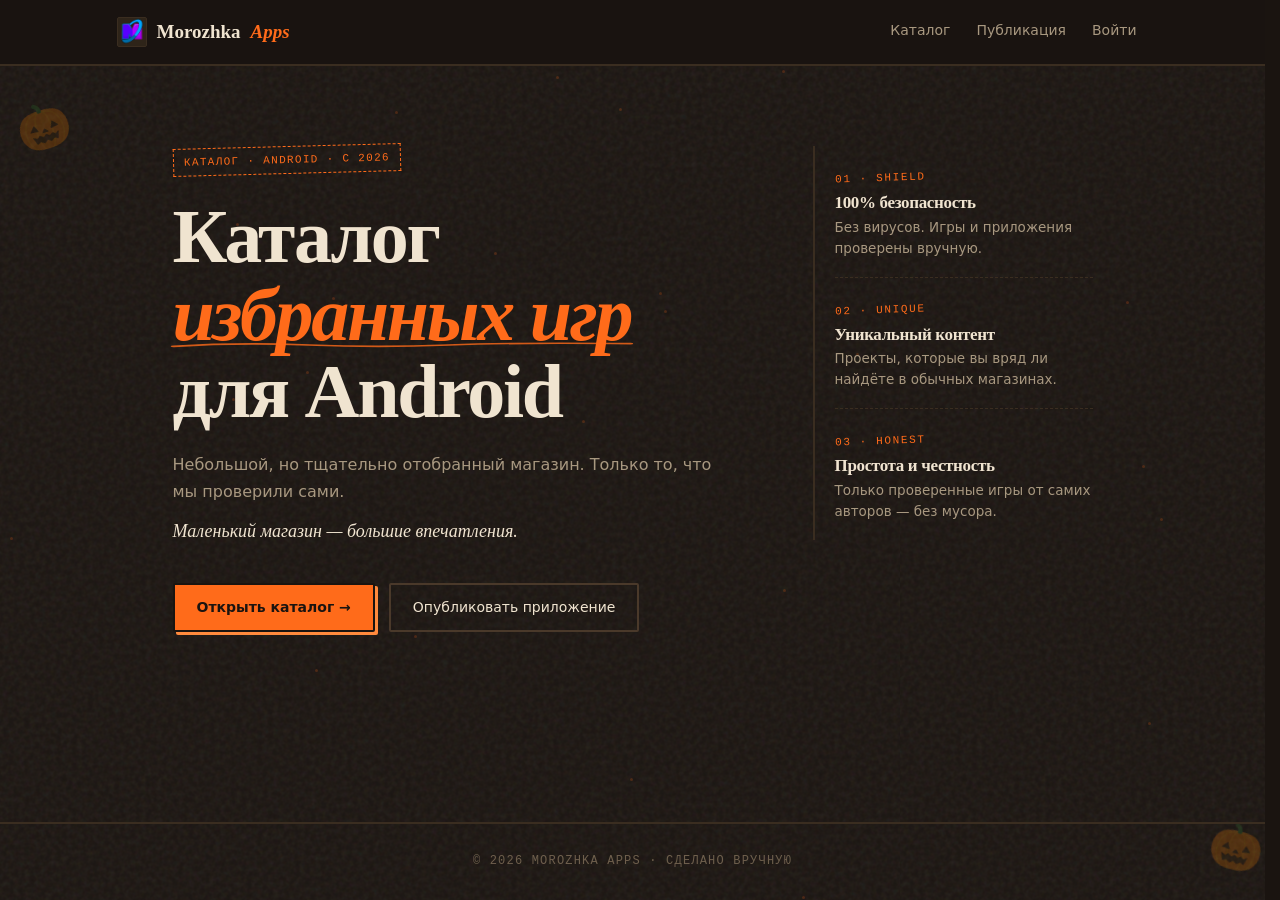
<file: index.html>
<!DOCTYPE html>
<html lang="ru">
<head>
  <meta charset="UTF-8">
  <meta name="viewport" content="width=device-width, initial-scale=1">
  <title>Morozhka Apps — каталог избранных игр для Android</title>
  <link rel="icon" type="image/png" href="favicon.png">
  <meta property="og:title" content="Morozhka Apps — каталог избранных игр для Android">
  <meta property="og:description" content="Без вирусов. Только проверенные приложения от самих авторов.">
  <meta property="og:image" content="https://morozhkatop-games.github.io/Morozhka-apps/favicon.png">
  <meta property="og:type" content="website">
  <meta property="og:url" content="https://morozhkatop-games.github.io/Morozhka-apps/">
  <link rel="stylesheet" href="css/style.css?v=17">
</head>
<body>
  <header>
    <div class="container">
      <a href="index.html" class="brand">
        <img class="brand-mark" src="favicon.png" alt="">
        Morozhka <em>Apps</em>
      </a>
      <nav>
        <a href="catalog.html">Каталог</a>
        <a href="publish.html">Публикация</a>
        <a href="account.html">Профиль</a>
      </nav>
    </div>
  </header>

  <main class="hero">
    <div class="hero-inner">
      <div>
        <div class="hero-label">каталог · android · с 2026</div>
        <h1>Каталог <em>избранных игр</em><br>для Android</h1>
        <p class="hero-desc">Небольшой, но тщательно отобранный магазин. Только то, что мы проверили сами.</p>
        <p class="hero-tagline">Маленький магазин — большие впечатления.</p>
        <div class="hero-links">
          <a href="catalog.html" class="btn-primary boo-hover">Открыть каталог →</a>
          <a href="publish.html" class="btn-secondary">Опубликовать приложение</a>
        </div>
      </div>
      <div class="hero-features">
        <div class="feature">
          <div class="feature-num">01 · SHIELD</div>
          <h3>100% безопасность</h3>
          <p>Без вирусов. Игры и приложения проверены вручную.</p>
        </div>
        <div class="feature">
          <div class="feature-num">02 · UNIQUE</div>
          <h3>Уникальный контент</h3>
          <p>Проекты, которые вы вряд ли найдёте в обычных магазинах.</p>
        </div>
        <div class="feature">
          <div class="feature-num">03 · HONEST</div>
          <h3>Простота и честность</h3>
          <p>Только проверенные игры от самих авторов — без мусора.</p>
        </div>
      </div>
    </div>
  </main>

  <footer>
    <div class="container">© 2026 MOROZHKA APPS · СДЕЛАНО ВРУЧНУЮ</div>
  </footer>
  <script type="module" src="js/nav.js?v=17"></script>
  <script type="module" src="js/halloween.js?v=17"></script>
</body>
</html>
</file>
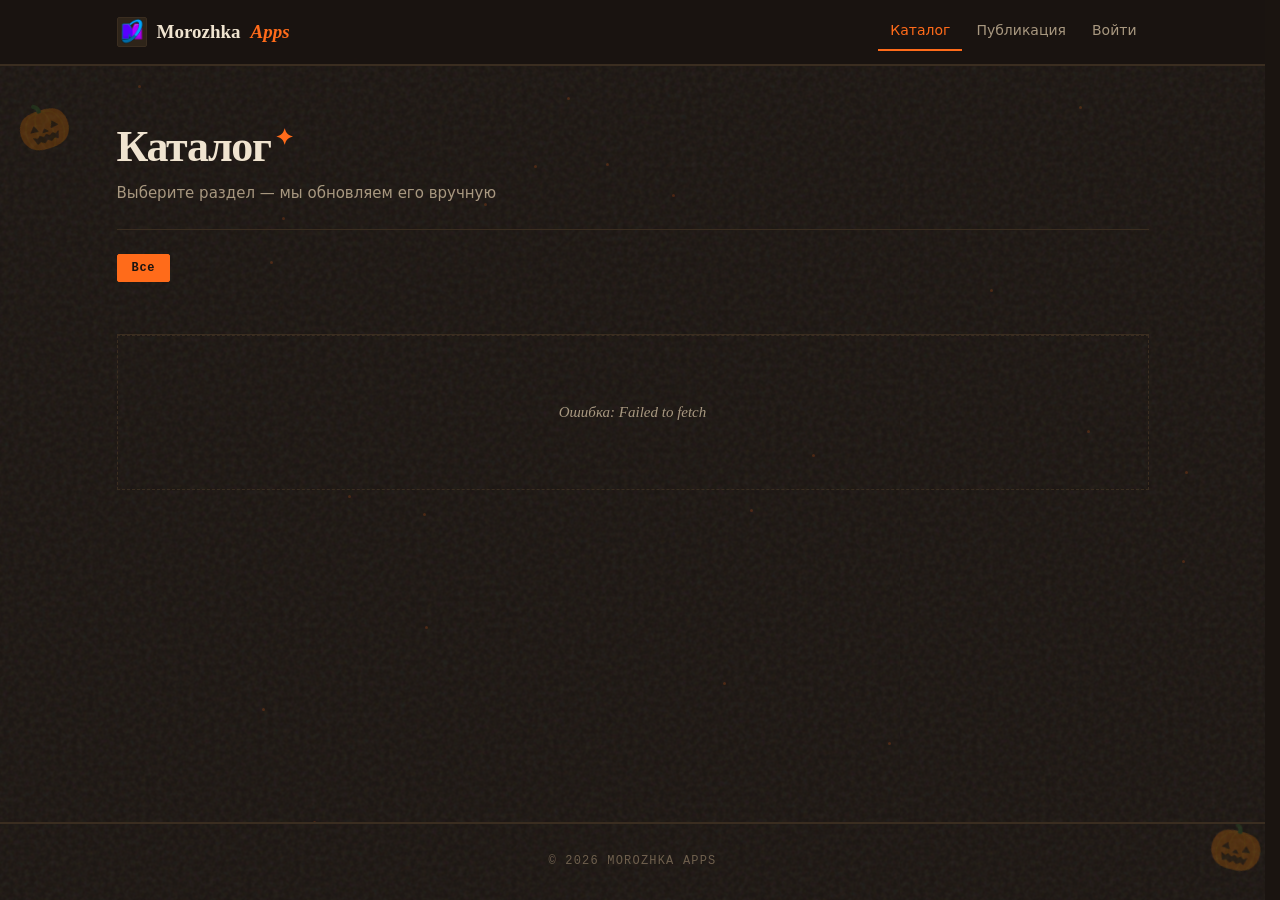
<file: catalog.html>
<!DOCTYPE html>
<html lang="ru">
<head>
  <meta charset="UTF-8">
  <meta name="viewport" content="width=device-width, initial-scale=1">
  <title>Каталог — Morozhka Apps</title>
  <link rel="icon" type="image/png" href="favicon.png">
  <link rel="stylesheet" href="css/style.css?v=17">
</head>
<body>
  <header>
    <div class="container">
      <a href="index.html" class="brand">
        <img class="brand-mark" src="favicon.png" alt="">
        Morozhka <em>Apps</em>
      </a>
      <nav>
        <a href="catalog.html" class="active">Каталог</a>
        <a href="publish.html">Публикация</a>
        <a href="account.html">Профиль</a>
      </nav>
    </div>
  </header>

  <main class="container">
    <div class="page-header">
      <h1>Каталог</h1>
      <p>Выберите раздел — мы обновляем его вручную</p>
    </div>
    <div id="filters" class="filters"></div>
    <div id="apps" class="apps-grid">
      <div class="empty">Загрузка…</div>
    </div>
  </main>

  <footer>
    <div class="container">© 2026 MOROZHKA APPS</div>
  </footer>
  <script type="module" src="js/catalog.js?v=17"></script>
  <script type="module" src="js/nav.js?v=17"></script>
  <script type="module" src="js/halloween.js?v=17"></script>
</body>
</html>
</file>
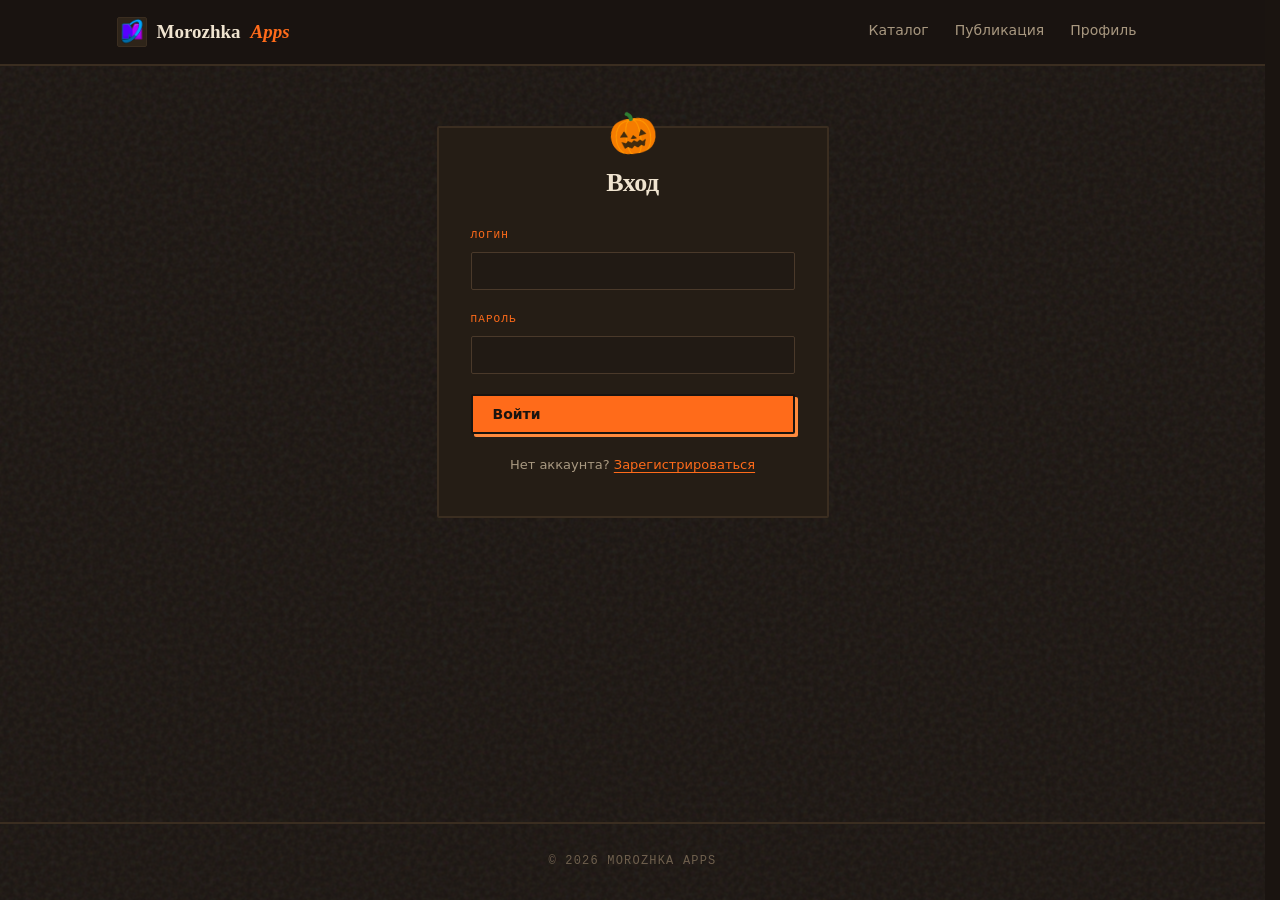
<file: login.html>
<!DOCTYPE html>
<html lang="ru">
<head>
  <meta charset="UTF-8">
  <meta name="viewport" content="width=device-width, initial-scale=1">
  <title>Вход — Morozhka Apps</title>
  <link rel="icon" type="image/png" href="favicon.png">
  <link rel="stylesheet" href="css/style.css?v=17">
</head>
<body>
  <header>
    <div class="container">
      <a href="index.html" class="brand">
        <img class="brand-mark" src="favicon.png" alt="">
        Morozhka <em>Apps</em>
      </a>
      <nav>
        <a href="catalog.html">Каталог</a>
        <a href="publish.html">Публикация</a>
        <a href="account.html">Профиль</a>
      </nav>
    </div>
  </header>

  <main class="container" style="max-width:440px;padding:60px 24px 64px">
    <div class="login-wrap" style="margin:0">
      <h1>Вход</h1>
      <form id="loginForm">
        <div class="form-group">
          <label>Логин</label>
          <input type="text" name="login" required autocomplete="username">
        </div>
        <div class="form-group">
          <label>Пароль</label>
          <input type="password" name="password" required autocomplete="current-password">
        </div>
        <button type="submit" class="btn" style="width:100%">Войти</button>
        <p id="status" style="margin-top:14px;font-size:13px;text-align:center"></p>
      </form>
      <p style="margin-top:20px;text-align:center;font-size:13px;color:var(--muted)">
        Нет аккаунта? <a href="signup.html">Зарегистрироваться</a>
      </p>
    </div>
  </main>

  <footer><div class="container">© 2026 MOROZHKA APPS</div></footer>

  <script type="module">
    import { dbRpc } from './js/api.js';
    import { saveSession } from './js/session.js';

    const form = document.getElementById('loginForm');
    const status = document.getElementById('status');

    form.addEventListener('submit', async (e) => {
      e.preventDefault();
      const fd = new FormData(form);
      status.textContent = 'Вход…';
      status.style.color = 'var(--muted)';

      try {
        const data = await dbRpc('login_user', {
          p_login: fd.get('login'),
          p_password: fd.get('password'),
        });

        if (!data || data.error) {
          status.textContent = (data && data.error) || 'Ошибка входа';
          status.style.color = 'var(--danger)';
          return;
        }
        if (!data.account_id || !data.profile_id) {
          status.textContent = 'Сервер вернул неполный ответ';
          status.style.color = 'var(--danger)';
          return;
        }

        saveSession({
          account_id: data.account_id,
          profile_id: data.profile_id,
          display_name: data.display_name,
          slug: data.slug,
        });

        location.href = 'account.html';
      } catch (err) {
        status.textContent = err.message;
        status.style.color = 'var(--danger)';
      }
    });
  </script>
</body>
</html>
</file>
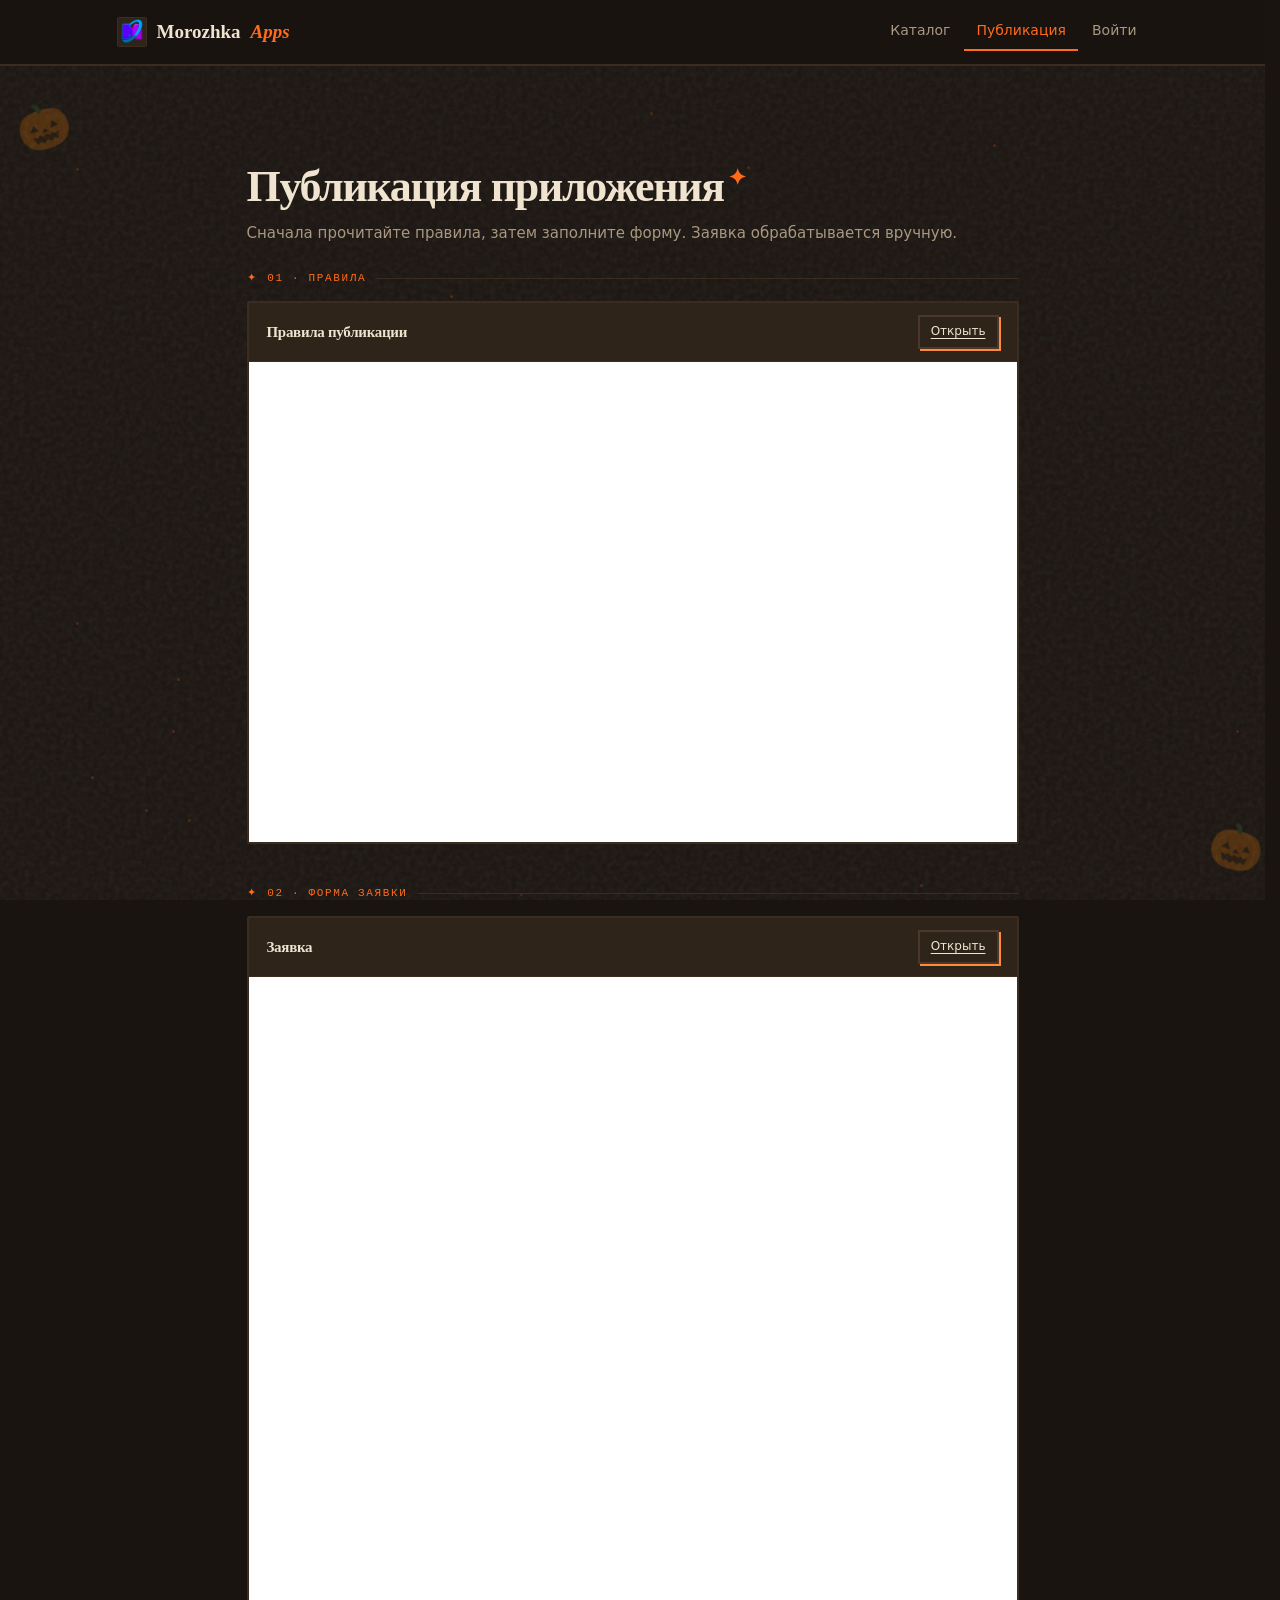
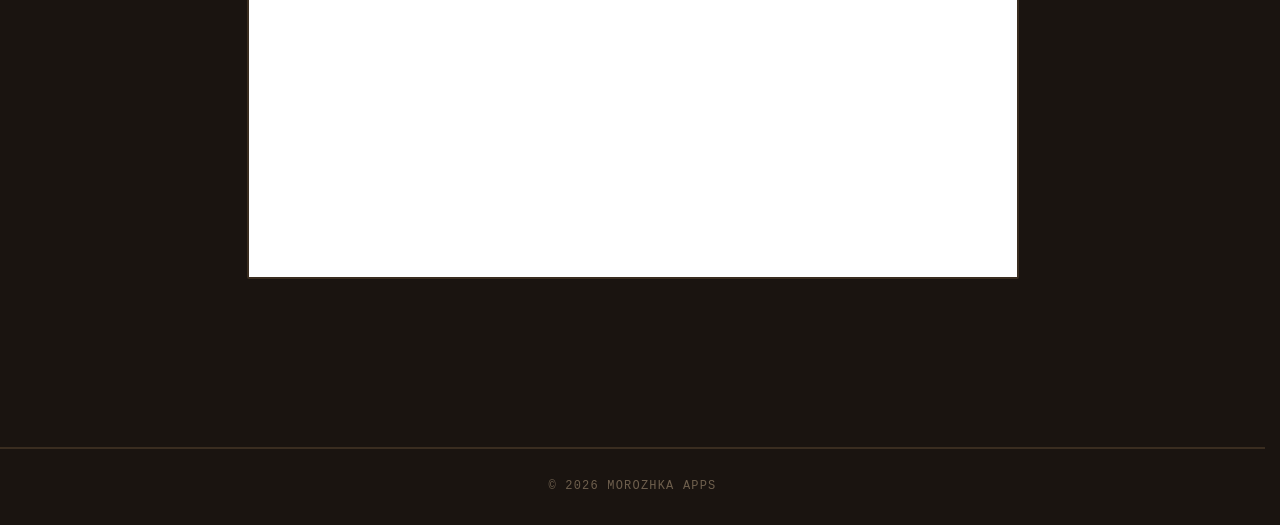
<file: publish.html>
<!DOCTYPE html>
<html lang="ru">
<head>
  <meta charset="UTF-8">
  <meta name="viewport" content="width=device-width, initial-scale=1">
  <title>Публикация — Morozhka Apps</title>
  <link rel="icon" type="image/png" href="favicon.png">
  <link rel="stylesheet" href="css/style.css?v=17">
</head>
<body>
  <header>
    <div class="container">
      <a href="index.html" class="brand">
        <img class="brand-mark" src="favicon.png" alt="">
        Morozhka <em>Apps</em>
      </a>
      <nav>
        <a href="catalog.html">Каталог</a>
        <a href="publish.html" class="active">Публикация</a>
        <a href="account.html">Профиль</a>
      </nav>
    </div>
  </header>

  <main class="container" style="max-width:820px;padding-top:40px;padding-bottom:64px">
    <div class="page-header" style="border:none;padding-bottom:0">
      <h1>Публикация приложения</h1>
      <p>Сначала прочитайте правила, затем заполните форму. Заявка обрабатывается вручную.</p>
    </div>

    <div class="section">
      <div class="section-title">01 · Правила</div>
      <div class="embed-wrap">
        <div class="embed-header">
          <h3>Правила публикации</h3>
          <a href="https://docs.google.com/document/d/13KsKsz5v8U-vb3p32zFe8gwLR6K6ytgnAaxhnv-s720/edit?usp=sharing" target="_blank" class="btn-ghost btn-sm">Открыть</a>
        </div>
        <iframe src="https://docs.google.com/document/d/13KsKsz5v8U-vb3p32zFe8gwLR6K6ytgnAaxhnv-s720/edit?embedded=true" height="480" loading="lazy"></iframe>
      </div>
    </div>

    <div class="section">
      <div class="section-title">02 · Форма заявки</div>
      <div class="embed-wrap">
        <div class="embed-header">
          <h3>Заявка</h3>
          <a href="https://docs.google.com/forms/d/e/1FAIpQLScTK-kN09mTVpGyAkB-Z28nZbETzqvYVmSvu2VCEB-wc2A8jQ/viewform" target="_blank" class="btn-ghost btn-sm">Открыть</a>
        </div>
        <iframe src="https://docs.google.com/forms/d/e/1FAIpQLScTK-kN09mTVpGyAkB-Z28nZbETzqvYVmSvu2VCEB-wc2A8jQ/viewform?embedded=true" height="900" loading="lazy"></iframe>
      </div>
    </div>
  </main>

  <footer>
    <div class="container">© 2026 MOROZHKA APPS</div>
  </footer>
  <script type="module" src="js/nav.js?v=17"></script>
  <script type="module" src="js/halloween.js?v=17"></script>
</body>
</html>
</file>
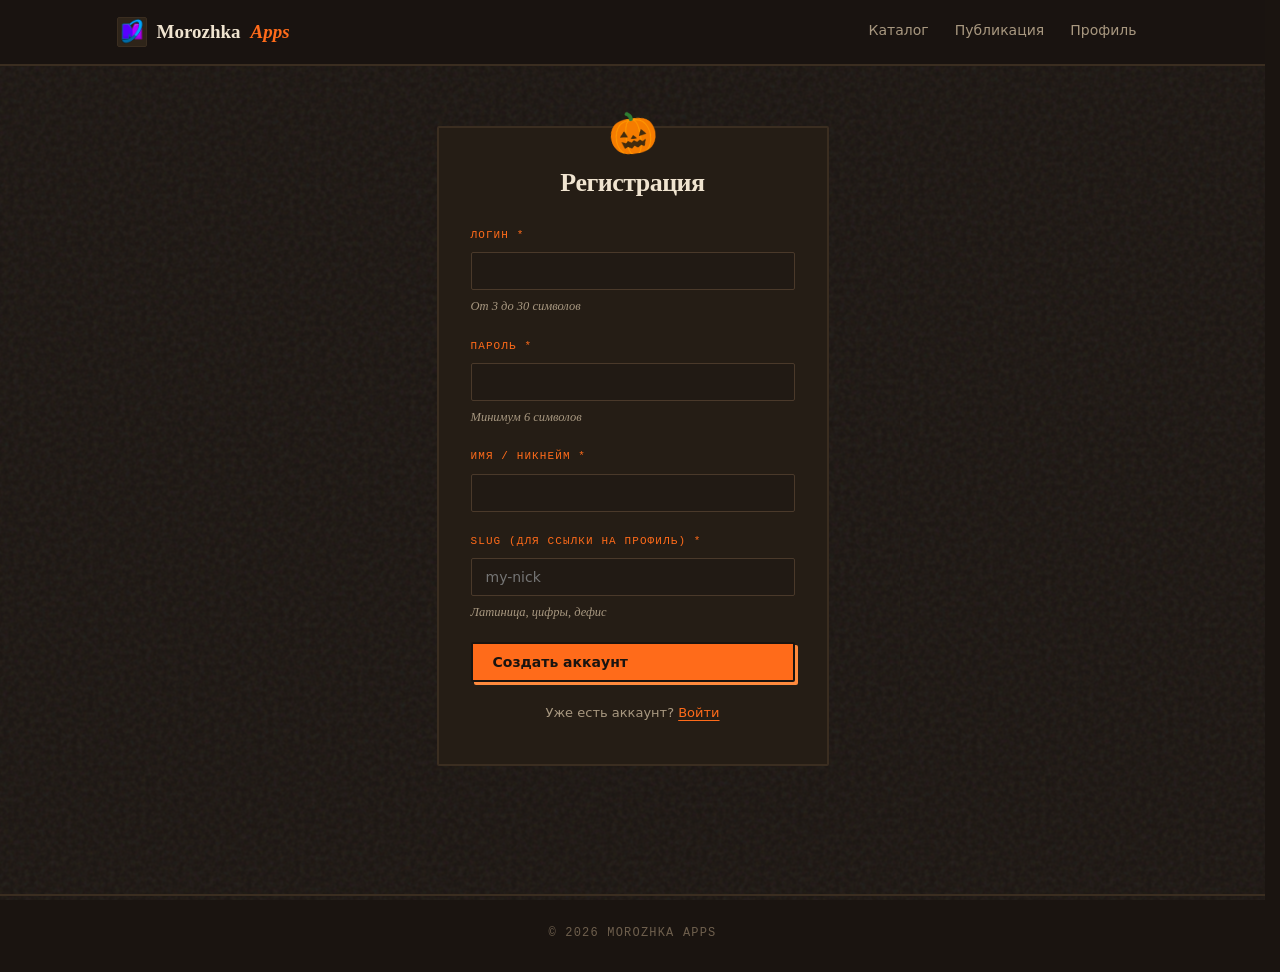
<file: signup.html>
<!DOCTYPE html>
<html lang="ru">
<head>
  <meta charset="UTF-8">
  <meta name="viewport" content="width=device-width, initial-scale=1">
  <title>Регистрация — Morozhka Apps</title>
  <link rel="icon" type="image/png" href="favicon.png">
  <link rel="stylesheet" href="css/style.css?v=17">
  <script src="https://challenges.cloudflare.com/turnstile/v0/api.js" async defer></script>
</head>
<body>
  <header>
    <div class="container">
      <a href="index.html" class="brand">
        <img class="brand-mark" src="favicon.png" alt="">
        Morozhka <em>Apps</em>
      </a>
      <nav>
        <a href="catalog.html">Каталог</a>
        <a href="publish.html">Публикация</a>
        <a href="account.html">Профиль</a>
      </nav>
    </div>
  </header>

  <main class="container" style="max-width:440px;padding:60px 24px 64px">
    <div class="login-wrap" style="margin:0">
      <h1>Регистрация</h1>
      <form id="signupForm">
        <div class="form-group">
          <label>Логин *</label>
          <input type="text" name="login" required minlength="3" maxlength="30" autocomplete="username">
          <div class="hint">От 3 до 30 символов</div>
        </div>
        <div class="form-group">
          <label>Пароль *</label>
          <input type="password" name="password" required minlength="6" autocomplete="new-password">
          <div class="hint">Минимум 6 символов</div>
        </div>
        <div class="form-group">
          <label>Имя / никнейм *</label>
          <input type="text" name="display_name" required maxlength="60">
        </div>
        <div class="form-group">
          <label>Slug (для ссылки на профиль) *</label>
          <input type="text" name="slug" required pattern="[a-z0-9-]{2,30}" placeholder="my-nick">
          <div class="hint">Латиница, цифры, дефис</div>
        </div>
        <div class="cf-turnstile" data-sitekey="0x4AAAAAAFi-wNGd6J0P5XlY" data-theme="dark" style="margin-bottom:12px"></div>
        <button type="submit" class="btn" style="width:100%">Создать аккаунт</button>
        <p id="status" style="margin-top:14px;font-size:13px;text-align:center"></p>
      </form>
      <p style="margin-top:20px;text-align:center;font-size:13px;color:var(--muted)">
        Уже есть аккаунт? <a href="login.html">Войти</a>
      </p>
    </div>
  </main>

  <footer><div class="container">© 2026 MOROZHKA APPS</div></footer>

  <script type="module">
    import { dbRpc } from './js/api.js';
    import { saveSession } from './js/session.js';

    const form = document.getElementById('signupForm');
    const status = document.getElementById('status');

    form.addEventListener('submit', async (e) => {
      e.preventDefault();
      const fd = new FormData(form);
      const token = document.querySelector('[name="cf-turnstile-response"]')?.value;

      if (!token) {
        status.textContent = 'Пройдите проверку капчи';
        status.style.color = 'var(--danger)';
        return;
      }

      status.textContent = 'Отправка…';
      status.style.color = 'var(--muted)';

      try {
        const data = await dbRpc('register_user', {
          p_login: fd.get('login'),
          p_password: fd.get('password'),
          p_display_name: fd.get('display_name'),
          p_slug: (fd.get('slug') || '').toLowerCase(),
          p_turnstile_token: token,
        });

        if (!data || data.error) {
          status.textContent = (data && data.error) || 'Ошибка регистрации';
          status.style.color = 'var(--danger)';
          if (window.turnstile) window.turnstile.reset();
          return;
        }
        if (!data.account_id || !data.profile_id) {
          status.textContent = 'Сервер вернул неполный ответ';
          status.style.color = 'var(--danger)';
          if (window.turnstile) window.turnstile.reset();
          return;
        }

        saveSession({
          account_id: data.account_id,
          profile_id: data.profile_id,
          display_name: fd.get('display_name'),
          slug: (fd.get('slug') || '').toLowerCase(),
        });

        status.textContent = 'Готово! Переходим…';
        status.style.color = 'var(--success)';
        setTimeout(() => location.href = 'account.html', 600);
      } catch (err) {
        status.textContent = 'Ошибка: ' + err.message;
        status.style.color = 'var(--danger)';
        if (window.turnstile) window.turnstile.reset();
      }
    });
  </script>
</body>
</html>
</file>
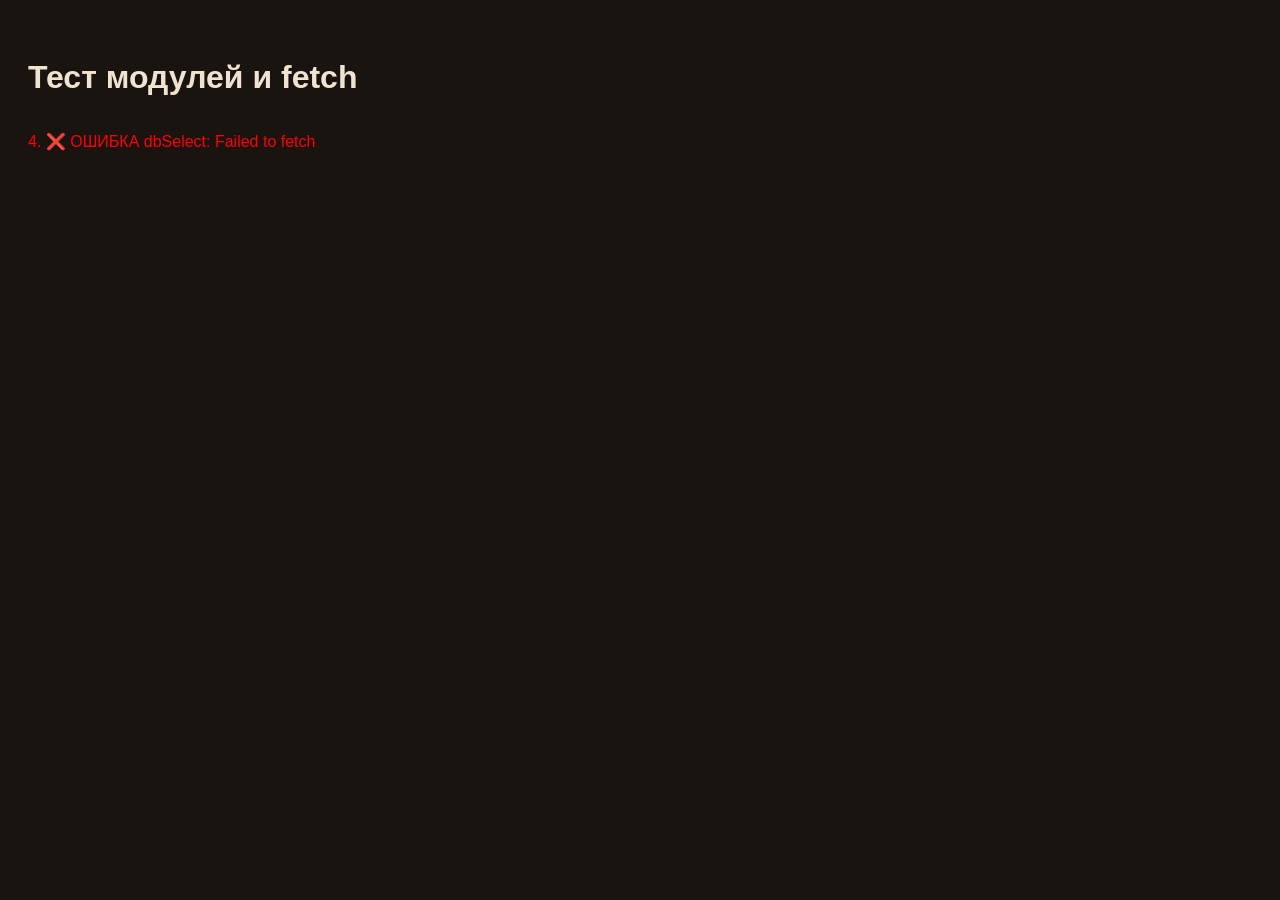
<file: test.html>
<!DOCTYPE html>
<html lang="ru">
<head>
  <meta charset="UTF-8">
  <meta name="viewport" content="width=device-width, initial-scale=1">
  <title>Тест</title>
</head>
<body style="padding:20px;font-family:sans-serif;background:#1a1410;color:#f0e4d0;font-size:16px;line-height:1.8">
  <h1>Тест модулей и fetch</h1>
  <div id="out">Загрузка…</div>

  <script type="module">
    const out = document.getElementById('out');
    out.textContent = '1. Модуль запустился';

    // Тест: import из локального файла
    try {
      const mod = await import('./js/api.js');
      out.textContent = '2. api.js загружен';
    } catch (e) {
      out.textContent = '2. ОШИБКА import: ' + e.message;
      out.style.color = 'red';
      throw e;
    }

    // Тест: dbSelect
    try {
      const { dbSelect } = await import('./js/api.js');
      out.textContent = '3. Делаю запрос к Supabase…';
      const apps = await dbSelect('apps', 'select=id&limit=1');
      out.textContent = '4. ✅ Успех: ' + apps.length + ' приложений';
      out.style.color = 'green';
    } catch (e) {
      out.textContent = '4. ❌ ОШИБКА dbSelect: ' + e.message;
      out.style.color = 'red';
    }
  </script>
</body>
</html>
</file>
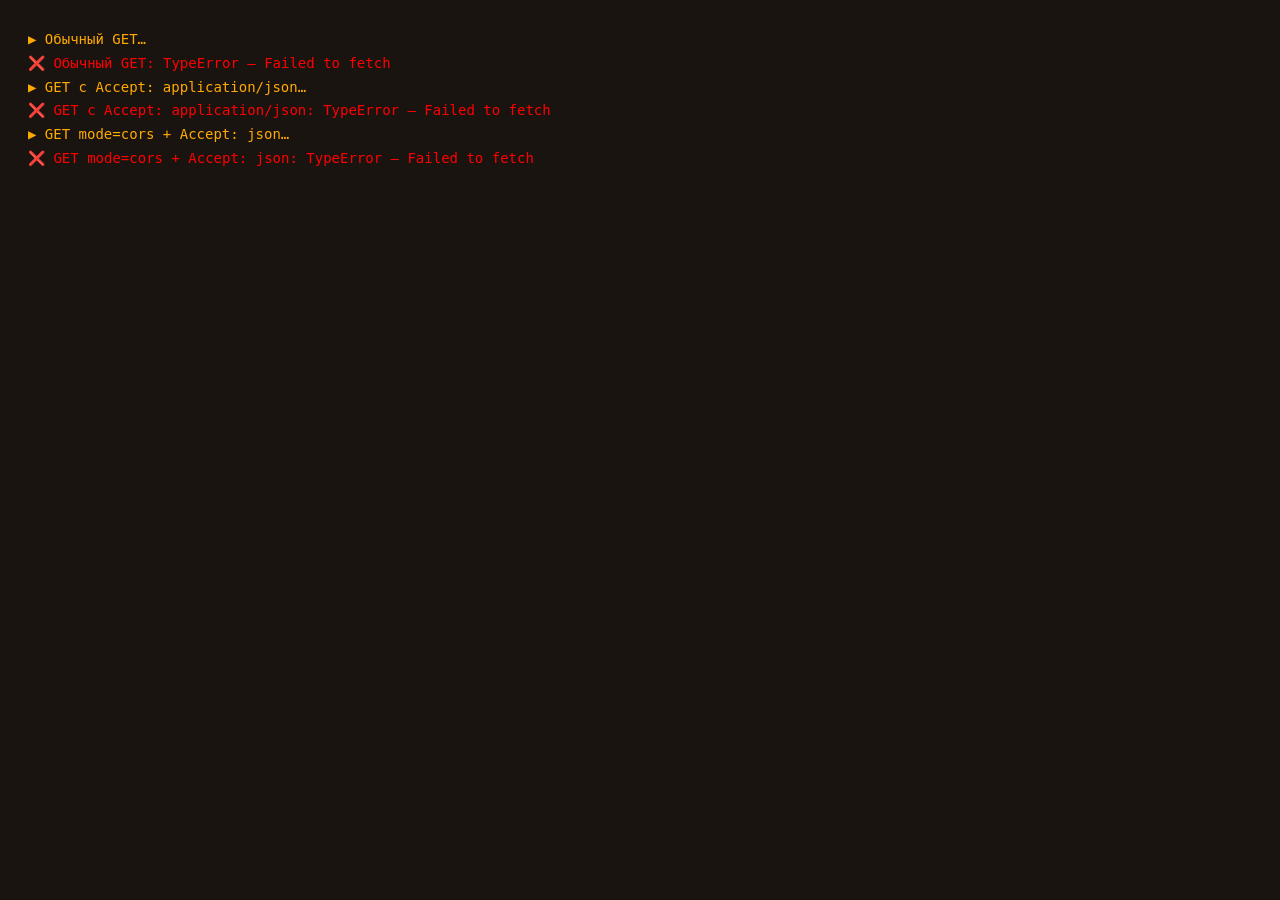
<file: test2.html>
<!DOCTYPE html>
<html>
<head>
  <meta charset="UTF-8">
  <meta name="viewport" content="width=device-width, initial-scale=1">
  <title>Тест 3 запросов</title>
</head>
<body style="padding:20px;font-family:monospace;background:#1a1410;color:#f0e4d0;font-size:14px;line-height:1.7">
  <div id="out"></div>
  <script>
    const out = document.getElementById('out');
    const KEY = 'eyJhbGciOiJIUzI1NiIsInR5cCI6IkpXVCJ9.eyJpc3MiOiJzdXBhYmFzZSIsInJlZiI6InRrc2JxZGRza2xkbmFhZmV2bW5sIiwicm9sZSI6ImFub24iLCJpYXQiOjE3OTI3NzcxNjEsImV4cCI6MjEwODM1MzY2MX0.7wiyoe1Jdx6Xvq6oMc9vplLcuFRUuyB28CmqcOF7Vbc';
    const BASE = 'https://tksbqddskldnaafevmnl.supabase.co/rest/v1/apps?select=id&limit=1&apikey=' + KEY;

    function log(s, c) { out.innerHTML += '<div style="color:' + (c || '#f0e4d0') + '">' + s + '</div>'; }

    async function tryFetch(label, opts) {
      log('▶ ' + label + '…', '#ffaa00');
      try {
        const controller = new AbortController();
        const t = setTimeout(() => controller.abort(), 8000);
        const res = await fetch(BASE, { ...opts, signal: controller.signal });
        clearTimeout(t);
        const text = await res.text();
        log('✅ ' + label + ': HTTP ' + res.status + ', ответ: ' + text.slice(0, 80), 'green');
      } catch (e) {
        log('❌ ' + label + ': ' + e.name + ' — ' + e.message, 'red');
      }
    }

    (async () => {
      // 1. Обычный GET
      await tryFetch('Обычный GET', {});

      // 2. GET с Accept: application/json (как хочет Supabase)
      await tryFetch('GET с Accept: application/json', {
        headers: { 'Accept': 'application/json' }
      });

      // 3. GET с mode: 'cors' + Accept: application/json
      await tryFetch('GET mode=cors + Accept: json', {
        mode: 'cors',
        headers: { 'Accept': 'application/json' }
      });
    })();
  </script>
</body>
</html>
</file>
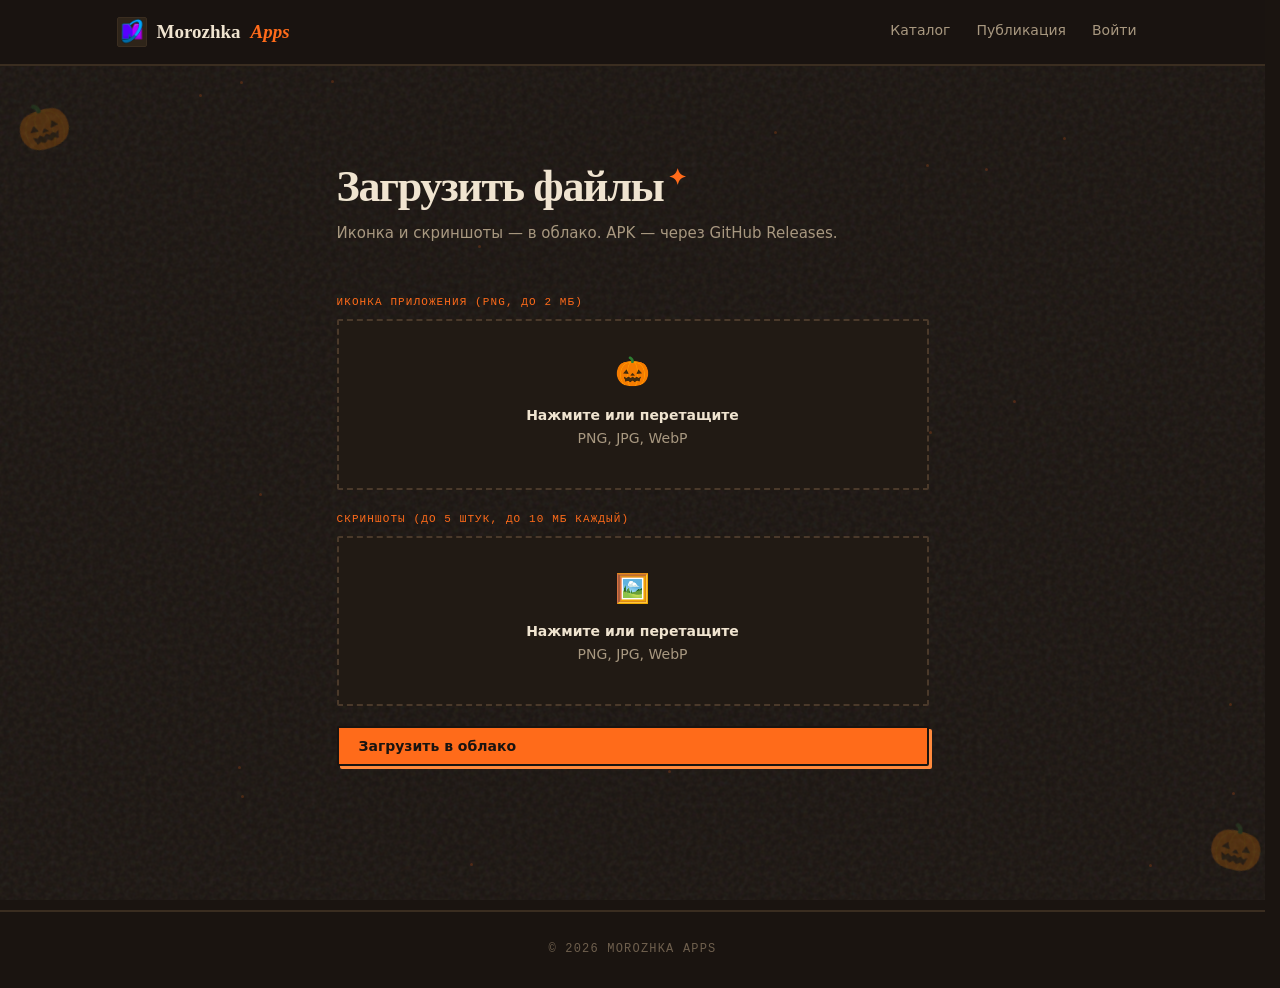
<file: upload.html>
<!DOCTYPE html>
<html lang="ru">
<head>
  <meta charset="UTF-8">
  <meta name="viewport" content="width=device-width, initial-scale=1">
  <title>Загрузка — Morozhka Apps</title>
  <link rel="icon" type="image/png" href="favicon.png">
  <link rel="stylesheet" href="css/style.css?v=15">
</head>
<body>
  <header>
    <div class="container">
      <a href="index.html" class="brand">
        <img class="brand-mark" src="favicon.png" alt="">
        Morozhka <em>Apps</em>
      </a>
      <nav>
        <a href="catalog.html">Каталог</a>
        <a href="publish.html">Публикация</a>
        <a href="account.html">Профиль</a>
      </nav>
    </div>
  </header>

  <main class="container" style="max-width:640px;padding:40px 24px 64px">
    <div class="page-header" style="border:none">
      <h1>Загрузить файлы</h1>
      <p>Иконка и скриншоты — в облако. APK — через GitHub Releases.</p>
    </div>

    <form id="uploadForm">
      <div class="form-group">
        <label>Иконка приложения (PNG, до 2 МБ)</label>
        <div class="file-input-wrap">
          <span class="file-input-icon">🎃</span>
          <div class="file-input-text"><strong>Нажмите или перетащите</strong><br>PNG, JPG, WebP</div>
          <input type="file" accept="image/*" id="iconInput">
          <div class="file-input-name" id="iconName"></div>
        </div>
        <div class="hint" id="iconHint"></div>
      </div>

      <div class="form-group">
        <label>Скриншоты (до 5 штук, до 10 МБ каждый)</label>
        <div class="file-input-wrap">
          <span class="file-input-icon">🖼️</span>
          <div class="file-input-text"><strong>Нажмите или перетащите</strong><br>PNG, JPG, WebP</div>
          <input type="file" accept="image/*" multiple id="screensInput">
          <div class="file-input-name" id="screensName"></div>
        </div>
        <div class="hint" id="screensHint"></div>
      </div>

      <button type="submit" class="btn" style="width:100%">Загрузить в облако</button>
      <p id="status" style="margin-top:16px;text-align:center;font-size:13px"></p>
    </form>
  </main>

  <footer><div class="container">© 2026 MOROZHKA APPS</div></footer>

  <script type="module">
    import { storageUpload, storageUrl } from './js/api.js';
    import { getSession } from './js/session.js';

    const form = document.getElementById('uploadForm');
    const status = document.getElementById('status');
    const session = getSession();

    function bindName(inputId, nameId, multiple = false) {
      const input = document.getElementById(inputId);
      const name = document.getElementById(nameId);
      input?.addEventListener('change', () => {
        if (!input.files.length) { name.textContent = ''; return; }
        name.textContent = multiple
          ? Array.from(input.files).map(f => f.name).join(', ')
          : input.files[0].name;
      });
    }
    bindName('iconInput', 'iconName');
    bindName('screensInput', 'screensName', true);

    form.addEventListener('submit', async (e) => {
      e.preventDefault();
      if (!session) {
        status.textContent = 'Войдите, чтобы загружать файлы';
        status.style.color = 'var(--danger)';
        return;
      }
      const iconFile = document.getElementById('iconInput').files[0];
      const screenFiles = document.getElementById('screensInput').files;
      if (!iconFile && !screenFiles.length) {
        status.textContent = 'Выберите хотя бы один файл';
        status.style.color = 'var(--danger)';
        return;
      }
      status.textContent = 'Загрузка…';
      status.style.color = 'var(--muted)';

      const results = { icon_url: null, screenshots: [] };
      const userId = session.account_id;

      try {
        if (iconFile) {
          if (iconFile.size > 2 * 1024 * 1024) throw new Error('Иконка больше 2 МБ');
          const ext = iconFile.name.split('.').pop();
          const path = `${userId}/icon-${Date.now()}.${ext}`;
          await storageUpload('app-files', path, iconFile);
          results.icon_url = storageUrl('app-files', path);
          document.getElementById('iconHint').innerHTML = `✅ <a href="${results.icon_url}" target="_blank">Открыть</a>`;
          document.getElementById('iconHint').style.color = 'var(--success)';
        }
        for (const file of screenFiles) {
          if (file.size > 10 * 1024 * 1024) continue;
          const ext = file.name.split('.').pop();
          const path = `${userId}/screen-${Date.now()}-${Math.random().toString(36).slice(2, 7)}.${ext}`;
          await storageUpload('app-screenshots', path, file);
          results.screenshots.push(storageUrl('app-screenshots', path));
        }
        document.getElementById('screensHint').innerHTML = `✅ Загружено: ${results.screenshots.length} шт.`;
        document.getElementById('screensHint').style.color = 'var(--success)';
        status.innerHTML = `
          <div style="color:var(--success);margin-bottom:12px;font-weight:600">✅ Готово!</div>
          <div style="font-size:12px;color:var(--muted);word-break:break-all;text-align:left;background:var(--surface);padding:12px;border-radius:6px">
            ${results.icon_url ? `<div><strong>Иконка:</strong><br>${results.icon_url}</div>` : ''}
            ${results.screenshots.length ? `<div style="margin-top:8px"><strong>Скриншоты:</strong><br>${results.screenshots.join('<br>')}</div>` : ''}
          </div>
        `;
        status.style.color = 'var(--text)';
      } catch (err) {
        status.textContent = 'Ошибка: ' + err.message;
        status.style.color = 'var(--danger)';
      }
    });
  </script>
  <script type="module" src="js/nav.js?v=15"></script>
  <script type="module" src="js/halloween.js?v=15"></script>
</body>
</html>
</file>
<file: css/style.css>
html { scroll-behavior: smooth; scrollbar-gutter: stable; }
* { box-sizing: border-box; margin: 0; padding: 0; }

:root {
  --bg: #1a1410;
  --bg-2: #211a14;
  --surface: #251d15;
  --surface-2: #2e2419;
  --border: #3a2d20;
  --border-2: #4a392a;
  --text: #f0e4d0;
  --muted: #a89880;
  --muted-2: #6e5f4d;
  --orange: #ff6b1a;
  --orange-2: #ff8a3d;
  --orange-dim: #3d1f08;
  --danger: #e5484d;
  --success: #7ab863;
  --warning: #ffb224;
  --radius: 2px;
  --serif: Georgia, 'Times New Roman', 'Liberation Serif', serif;
  --sans: system-ui, -apple-system, 'Segoe UI', Roboto, 'Helvetica Neue', Arial, sans-serif;
  --mono: 'Courier New', 'Courier', monospace;
}

html, body { height: 100%; }

body {
  background: var(--bg);
  color: var(--text);
  font-family: var(--sans);
  font-size: 15px;
  line-height: 1.65;
  min-height: 100vh;
  display: flex;
  flex-direction: column;
  -webkit-font-smoothing: antialiased;
  position: relative;
  overflow-x: hidden;
  background-image: url("data:image/svg+xml,%3Csvg viewBox='0 0 200 200' xmlns='http://www.w3.org/2000/svg'%3E%3Cfilter id='n'%3E%3CfeTurbulence type='fractalNoise' baseFrequency='0.85' numOctaves='2'/%3E%3C/filter%3E%3Crect width='100%25' height='100%25' filter='url(%23n)' opacity='0.08'/%3E%3C/svg%3E");
  background-attachment: fixed;
}

main { flex: 1 0 auto; padding-bottom: 32px; overflow: visible; min-width: 0; }
footer { flex-shrink: 0; }

a { color: var(--orange); text-decoration: underline; text-decoration-thickness: 1px; text-underline-offset: 3px; transition: color 0.15s; }
a:hover { color: var(--orange-2); }

h1, h2, h3, h4 { font-family: var(--serif); font-weight: 700; letter-spacing: -0.02em; line-height: 1.15; }

.container { max-width: 1080px; margin: 0 auto; padding: 0 24px; width: 100%; }

#leaf-fall { position: fixed; inset: 0; pointer-events: none; z-index: 0; overflow: hidden; }
.leaf { position: absolute; top: -50px; font-size: 20px; opacity: 0.7; animation: fall linear infinite; will-change: transform; }
@keyframes fall {
  0% { transform: translateY(-50px) rotate(0deg); opacity: 0; }
  10% { opacity: 0.6; }
  90% { opacity: 0.6; }
  100% { transform: translateY(105vh) rotate(360deg); opacity: 0; }
}

.pumpkin-corner { position: fixed; font-size: 44px; z-index: 1; pointer-events: none; opacity: 0.12; user-select: none; }
.pumpkin-corner.tl { top: 90px; left: 16px; transform: rotate(-18deg); }
.pumpkin-corner.br { bottom: 16px; right: 16px; transform: rotate(14deg); }
@media (max-width: 720px) { .pumpkin-corner { display: none; } }

header, main, footer { position: relative; z-index: 2; }

header {
  border-bottom: 2px solid var(--border);
  background: rgba(26, 20, 16, 0.95);
  backdrop-filter: blur(6px);
  -webkit-backdrop-filter: blur(6px);
  position: sticky; top: 0; z-index: 50;
}
header .container { display: flex; align-items: center; justify-content: space-between; height: 64px; }
.brand { display: flex; align-items: center; gap: 10px; font-family: var(--serif); font-weight: 700; font-size: 19px; color: var(--text); text-decoration: none; }
.brand-mark { width: 30px; height: 30px; border-radius: 2px; object-fit: cover; background: var(--surface-2); flex-shrink: 0; border: 1px solid var(--border); }
.brand em { font-style: italic; color: var(--orange); font-family: var(--serif); }
.brand span { color: var(--muted); font-weight: 400; font-style: italic; }

nav { display: flex; gap: 2px; }
nav a { padding: 6px 12px; color: var(--muted); font-family: var(--sans); font-size: 14px; text-decoration: none; border-bottom: 2px solid transparent; transition: all 0.15s; }
nav a:hover { color: var(--text); border-bottom-color: var(--muted-2); }
nav a.active { color: var(--orange); border-bottom-color: var(--orange); }

.hero { flex: 1; padding: 80px 24px 60px; position: relative; overflow: hidden; }
.hero-inner { max-width: 920px; margin: 0 auto; display: grid; grid-template-columns: 1fr; gap: 40px; }
@media (min-width: 860px) { .hero-inner { grid-template-columns: 1fr 280px; gap: 48px; align-items: start; } }

.hero-label {
  display: inline-block; font-family: var(--mono); font-size: 11px; color: var(--orange);
  letter-spacing: 0.12em; text-transform: uppercase; padding: 4px 10px;
  border: 1px dashed var(--orange); margin-bottom: 24px; transform: rotate(-1.5deg);
}

.hero h1 {
  font-family: var(--serif); font-size: clamp(40px, 7vw, 76px); line-height: 1.02;
  margin-bottom: 20px; max-width: 700px; font-weight: 700; letter-spacing: -0.03em;
}
.hero h1 em { font-style: italic; color: var(--orange); position: relative; display: inline-block; }
.hero h1 em::after {
  content: ''; position: absolute; left: -4px; right: -4px; bottom: 4px; height: 8px;
  background: url("data:image/svg+xml,%3Csvg xmlns='http://www.w3.org/2000/svg' viewBox='0 0 200 12' preserveAspectRatio='none'%3E%3Cpath d='M2 8 Q 30 2 60 6 T 120 6 T 198 4' stroke='%23ff6b1a' stroke-width='2.5' fill='none' stroke-linecap='round'/%3E%3C/svg%3E") no-repeat center / 100% 100%;
  opacity: 0.8;
}

.hero-desc { color: var(--muted); font-size: 16px; line-height: 1.7; margin-bottom: 12px; max-width: 540px; }
.hero-tagline { font-family: var(--serif); font-style: italic; color: var(--text); font-size: 18px; margin-bottom: 36px; }
.hero-links { display: flex; gap: 14px; flex-wrap: wrap; }

.btn-primary {
  padding: 11px 22px; background: var(--orange); color: #1a1410;
  border: 2px solid #1a1410; border-radius: var(--radius);
  font-family: var(--sans); font-size: 14px; font-weight: 700;
  text-decoration: none; cursor: pointer;
  display: inline-flex; align-items: center; gap: 8px;
  box-shadow: 3px 3px 0 0 var(--orange-2); transition: all 0.1s;
}
.btn-primary:hover { transform: translate(1px, 1px); box-shadow: 2px 2px 0 0 var(--orange-2); color: #1a1410; }
.btn-primary:active { transform: translate(3px, 3px); box-shadow: 0 0 0 0 var(--orange-2); }

.btn-secondary {
  padding: 11px 22px; background: transparent; color: var(--text);
  border: 2px solid var(--border-2); border-radius: var(--radius);
  font-family: var(--sans); font-size: 14px; font-weight: 500;
  text-decoration: none; cursor: pointer;
  display: inline-flex; align-items: center; gap: 8px; transition: all 0.15s;
}
.btn-secondary:hover { border-color: var(--orange); color: var(--orange); }

.hero-features { display: flex; flex-direction: column; gap: 0; border-left: 2px solid var(--border); padding-left: 20px; }
.feature { padding: 18px 0; border-bottom: 1px dashed var(--border); position: relative; }
.feature:last-child { border-bottom: none; }
.feature-num { font-family: var(--mono); font-size: 11px; color: var(--orange); letter-spacing: 0.15em; display: inline-block; margin-bottom: 6px; transform: rotate(-2deg); }
.feature h3 { font-family: var(--serif); font-size: 17px; font-weight: 700; margin-bottom: 4px; color: var(--text); }
.feature p { color: var(--muted); font-size: 13.5px; line-height: 1.55; }

footer {
  border-top: 2px solid var(--border); padding: 28px 0; margin-top: 64px;
  color: var(--muted-2); font-size: 12px; text-align: center;
  font-family: var(--mono); letter-spacing: 0.1em;
}

.page-header { padding: 56px 0 24px; margin-bottom: 24px; border-bottom: 1px solid var(--border); }
.page-header h1 { font-family: var(--serif); font-size: 44px; margin-bottom: 8px; font-weight: 700; letter-spacing: -0.03em; }
.page-header h1::after { content: ' ✦'; color: var(--orange); font-size: 0.5em; vertical-align: super; }
.page-header p { color: var(--muted); font-size: 15px; }

.filters { display: flex; gap: 10px; flex-wrap: wrap; margin-bottom: 32px; padding-bottom: 20px; }
.filter-btn {
  padding: 6px 14px; background: transparent; border: 1px solid var(--border-2);
  color: var(--muted); border-radius: var(--radius); font-family: var(--mono);
  font-size: 12px; letter-spacing: 0.06em; cursor: pointer; transition: all 0.15s;
}
.filter-btn:hover { color: var(--text); border-color: var(--text); }
.filter-btn.active { background: var(--orange); color: #1a1410; border-color: var(--orange); font-weight: 700; }

.apps-grid { display: flex; flex-direction: column; gap: 0; margin-bottom: 80px; border-top: 1px solid var(--border); }
.app-card {
  display: flex; gap: 20px; padding: 22px 0; color: var(--text);
  text-decoration: none; border-bottom: 1px solid var(--border);
  align-items: center; position: relative; transition: all 0.15s;
}
.app-card::before {
  content: ''; position: absolute; left: -12px; top: 0; bottom: 0;
  width: 3px; background: var(--orange); transform: scaleY(0);
  transform-origin: center; transition: transform 0.15s;
}
.app-card:hover { color: var(--text); padding-left: 4px; }
.app-card:hover::before { transform: scaleY(1); }
.app-card:hover h3 { color: var(--orange); }
.app-card .icon {
  width: 56px; height: 56px; border-radius: var(--radius);
  object-fit: cover; background: var(--surface-2);
  flex-shrink: 0; border: 1px solid var(--border);
}
.app-card .body { flex: 1; min-width: 0; }
.app-card h3 {
  font-family: var(--serif); font-size: 20px; margin-bottom: 2px; color: var(--text);
  font-weight: 700; overflow: hidden; text-overflow: ellipsis; white-space: nowrap;
  transition: color 0.15s;
}
.app-card .author { font-family: var(--serif); font-style: italic; font-size: 14px; color: var(--muted); margin-bottom: 6px; }
.app-card .author a { color: var(--muted); text-decoration: none; border-bottom: 1px dotted var(--muted-2); }
.app-card .author a:hover { color: var(--orange); border-color: var(--orange); }
.app-card .meta { display: flex; gap: 16px; flex-wrap: wrap; font-family: var(--mono); font-size: 11.5px; color: var(--muted-2); letter-spacing: 0.02em; }
.app-card .meta span { white-space: nowrap; }
.app-card .meta .soon { color: var(--warning); border: 1px solid var(--warning); padding: 1px 6px; border-radius: 2px; font-size: 10.5px; text-transform: uppercase; letter-spacing: 0.08em; }

.empty { color: var(--muted); text-align: center; padding: 64px 20px; border: 1px dashed var(--border); font-family: var(--serif); font-style: italic; font-size: 15px; }

.app-detail { display: grid; grid-template-columns: 1fr 320px; gap: 48px; padding: 48px 0 80px; align-items: start; min-width: 0; }
.app-detail > div { min-width: 0; }
@media (max-width: 860px) { .app-detail { grid-template-columns: 1fr; gap: 32px; } }

.app-top { display: flex; gap: 24px; align-items: flex-start; padding-bottom: 28px; border-bottom: 2px solid var(--border); margin-bottom: 28px; }
.app-top img.app-icon { width: 88px; height: 88px; border-radius: var(--radius); object-fit: cover; background: var(--surface-2); border: 1px solid var(--border); flex-shrink: 0; }
.app-top h1 { font-family: var(--serif); font-size: 36px; margin-bottom: 4px; font-weight: 700; letter-spacing: -0.03em; }
.app-top .author-line { font-family: var(--serif); font-style: italic; color: var(--muted); font-size: 15px; margin-bottom: 10px; }
.app-top .author-line a { color: var(--orange); }

.pill-row { display: flex; gap: 6px; flex-wrap: wrap; }
.pill { font-family: var(--mono); font-size: 10.5px; padding: 3px 9px; border-radius: 2px; background: var(--surface-2); color: var(--muted); border: 1px solid var(--border); text-transform: uppercase; letter-spacing: 0.06em; }
.pill.accent { background: var(--orange-dim); color: var(--orange); border-color: var(--orange); }

.section { margin-bottom: 40px; }
.section-title { font-family: var(--mono); font-size: 11px; font-weight: 500; color: var(--orange); text-transform: uppercase; letter-spacing: 0.15em; margin-bottom: 14px; display: flex; align-items: center; gap: 10px; }
.section-title::before { content: '✦'; color: var(--orange); }
.section-title::after { content: ''; flex: 1; height: 1px; background: var(--border); }
.section p { color: var(--text); white-space: pre-wrap; font-size: 15px; line-height: 1.75; }

.screenshots { display: flex; gap: 12px; overflow-x: auto; padding-bottom: 8px; max-width: 100%; -webkit-overflow-scrolling: touch; }
.screenshots img { height: 240px; max-height: 240px; width: auto; max-width: 100%; border-radius: var(--radius); border: 1px solid var(--border); flex-shrink: 0; background: var(--surface-2); object-fit: contain; }
@media (max-width: 720px) { .screenshots img { height: 180px; max-height: 180px; } }

.info-grid { display: grid; grid-template-columns: 1fr 1fr; gap: 1px; background: var(--border); border: 1px solid var(--border); border-radius: var(--radius); overflow: hidden; }
.info-row { background: var(--surface); padding: 12px 16px; display: flex; justify-content: space-between; align-items: center; }
.info-row .k { color: var(--muted); font-size: 13px; font-family: var(--serif); font-style: italic; }
.info-row .v { font-family: var(--mono); font-size: 12px; color: var(--text); }
.info-row .v.yes { color: var(--warning); }
.info-row .v.no { color: var(--success); }

.download-box { position: sticky; top: 88px; background: var(--surface); border: 2px solid var(--border); border-radius: var(--radius); padding: 22px; align-self: start; max-width: 100%; }
@media (max-width: 860px) { .download-box { position: static; top: auto; } }
.download-box .size { font-family: var(--mono); font-size: 11px; color: var(--muted-2); text-align: center; margin-top: 10px; letter-spacing: 0.05em; }
.download-btn {
  display: flex; align-items: center; justify-content: center; gap: 8px;
  width: 100%; padding: 14px; background: var(--orange); color: #1a1410;
  border: 2px solid #1a1410; border-radius: var(--radius);
  font-family: var(--sans); font-size: 15px; font-weight: 700; cursor: pointer;
  box-shadow: 3px 3px 0 0 var(--orange-2); transition: all 0.1s;
}
.download-btn:hover { transform: translate(1px, 1px); box-shadow: 2px 2px 0 0 var(--orange-2); }
.download-btn-soon {
  background: var(--surface-2) !important; color: var(--muted) !important;
  border: 2px dashed var(--border-2) !important; box-shadow: none !important;
  cursor: not-allowed !important; font-style: italic;
}
.download-btn-soon:hover { transform: none !important; box-shadow: none !important; }
.download-meta { margin-top: 20px; display: flex; flex-direction: column; gap: 8px; font-family: var(--mono); font-size: 11px; color: var(--muted-2); }
.download-meta div { display: flex; justify-content: space-between; }

.review { padding: 18px 0; border-bottom: 1px dashed var(--border); }
.review:last-child { border-bottom: none; }
.review-head { display: flex; justify-content: space-between; align-items: center; margin-bottom: 6px; }
.review-name { font-family: var(--serif); font-weight: 700; font-size: 15px; color: var(--text); }
.review-stars { color: var(--orange); font-size: 13px; letter-spacing: 3px; }
.review-date { color: var(--muted-2); font-size: 11px; font-family: var(--mono); margin-top: 8px; letter-spacing: 0.05em; }
.review-text { color: var(--text); font-size: 14.5px; line-height: 1.65; }
.review-form { display: flex; flex-direction: column; gap: 12px; margin-top: 24px; padding-top: 24px; border-top: 2px solid var(--border); }

input, select, textarea {
  width: 100%; padding: 10px 14px; background: var(--bg-2);
  border: 1px solid var(--border-2); border-radius: var(--radius);
  color: var(--text); font-family: var(--sans); font-size: 14px; transition: all 0.15s;
}
input:focus, select:focus, textarea:focus { outline: none; border-color: var(--orange); background: var(--bg); }
textarea { resize: vertical; min-height: 90px; }

.form-group { margin-bottom: 20px; }
.form-group label { display: block; font-family: var(--mono); font-size: 11px; color: var(--orange); text-transform: uppercase; letter-spacing: 0.1em; margin-bottom: 8px; font-weight: 500; }
.form-group .hint { font-family: var(--serif); font-style: italic; font-size: 12.5px; color: var(--muted); margin-top: 6px; }
.form-row { display: grid; grid-template-columns: 1fr 1fr; gap: 16px; }
@media (max-width: 600px) { .form-row { grid-template-columns: 1fr; } }

.file-input-wrap { position: relative; border: 2px dashed var(--border-2); border-radius: var(--radius); padding: 28px 20px; text-align: center; cursor: pointer; transition: all 0.2s; background: var(--bg-2); }
.file-input-wrap:hover, .file-input-wrap.drag { border-color: var(--orange); background: var(--orange-dim); }
.file-input-wrap input[type="file"] { position: absolute; inset: 0; opacity: 0; cursor: pointer; width: 100%; height: 100%; padding: 0; }
.file-input-icon { font-size: 28px; margin-bottom: 8px; display: block; }
.file-input-text { color: var(--muted); font-size: 14px; }
.file-input-text strong { color: var(--text); }
.file-input-name { margin-top: 10px; font-size: 12px; color: var(--orange); font-family: var(--mono); word-break: break-all; }

.btn {
  padding: 10px 20px; background: var(--orange); color: #1a1410;
  border: 2px solid #1a1410; border-radius: var(--radius);
  font-family: var(--sans); font-size: 14px; font-weight: 700; cursor: pointer;
  box-shadow: 3px 3px 0 0 var(--orange-2); transition: all 0.1s;
  display: inline-flex; align-items: center; gap: 6px;
}
.btn:hover { transform: translate(1px, 1px); box-shadow: 2px 2px 0 0 var(--orange-2); }
.btn:disabled { opacity: 0.4; cursor: not-allowed; }
.btn-ghost { background: transparent; border: 2px solid var(--border-2); color: var(--text); box-shadow: none; }
.btn-ghost:hover { border-color: var(--orange); color: var(--orange); transform: none; }
.btn-danger { background: transparent; border-color: var(--danger); color: var(--danger); box-shadow: 3px 3px 0 0 var(--danger); }
.btn-danger:hover { background: var(--danger); color: white; border-color: var(--danger); box-shadow: 2px 2px 0 0 #a02828; transform: translate(1px,1px); }
.btn-success { background: var(--success); border-color: #1a1410; color: #1a1410; }
.btn-success:hover { background: #6aa356; }
.btn-sm { padding: 5px 11px; font-size: 12px; box-shadow: 2px 2px 0 0 var(--orange-2); }

.login-wrap { max-width: 400px; margin: 80px auto; background: var(--surface); border: 2px solid var(--border); border-radius: var(--radius); padding: 40px 32px; position: relative; }
.login-wrap::before { content: '🎃'; position: absolute; top: -28px; left: 50%; transform: translateX(-50%) rotate(-8deg); font-size: 40px; }
.login-wrap h1 { text-align: center; margin-bottom: 28px; font-family: var(--serif); font-size: 26px; font-weight: 700; }

.admin-item { background: var(--surface); border: 1px solid var(--border); border-radius: var(--radius); padding: 14px; margin-bottom: 8px; display: flex; gap: 16px; align-items: center; }
.admin-item img { width: 42px; height: 42px; border-radius: var(--radius); object-fit: cover; background: var(--surface-2); flex-shrink: 0; }
.admin-item .grow { flex: 1; min-width: 0; }
.admin-item h4 { font-family: var(--serif); font-size: 15px; margin-bottom: 2px; font-weight: 700; }
.admin-item small { color: var(--muted-2); font-size: 11.5px; font-family: var(--mono); }
.admin-item .actions { display: flex; gap: 6px; flex-shrink: 0; }

.embed-wrap { border: 2px solid var(--border); border-radius: var(--radius); background: var(--surface); overflow: hidden; margin-bottom: 32px; }
.embed-header { display: flex; align-items: center; justify-content: space-between; padding: 12px 18px; border-bottom: 1px solid var(--border); background: var(--surface-2); }
.embed-header h3 { font-family: var(--serif); font-size: 15px; font-weight: 700; }
.embed-wrap iframe { width: 100%; border: none; display: block; background: white; }

.profile-header { display: flex; gap: 24px; align-items: center; padding: 56px 0 40px; border-bottom: 2px solid var(--border); margin-bottom: 40px; }
.profile-header img { width: 96px; height: 96px; border-radius: 50%; object-fit: cover; background: var(--surface-2); border: 2px solid var(--orange); flex-shrink: 0; }
.profile-header h1 { font-family: var(--serif); font-size: 38px; margin-bottom: 4px; font-weight: 700; letter-spacing: -0.03em; }
.profile-header .slug { font-family: var(--mono); color: var(--muted); font-size: 13px; margin-bottom: 10px; letter-spacing: 0.05em; }
.profile-header .bio { font-family: var(--serif); font-style: italic; color: var(--muted); font-size: 15px; max-width: 600px; line-height: 1.6; }

.back-to-top {
  position: fixed; bottom: 24px; right: 24px;
  width: 44px; height: 44px; border-radius: var(--radius);
  background: var(--orange); color: #1a1410; border: 2px solid #1a1410;
  cursor: pointer; display: none; align-items: center; justify-content: center;
  font-size: 20px; font-weight: 700; z-index: 100;
  box-shadow: 3px 3px 0 0 var(--orange-2); transition: all 0.1s;
}
.back-to-top:hover { transform: translate(1px,1px); box-shadow: 2px 2px 0 0 var(--orange-2); }
.back-to-top.visible { display: flex; }

#content, main { min-height: 400px; }
.hidden { display: none !important; }

body.halloween-cursor { cursor: url("data:image/svg+xml,%3Csvg xmlns='http://www.w3.org/2000/svg' width='32' height='32' viewBox='0 0 32 32'%3E%3Ctext y='26' font-size='26'%3E🎃%3C/text%3E%3C/svg%3E") 16 16, auto; }
body.halloween-cursor a, body.halloween-cursor button { cursor: url("data:image/svg+xml,%3Csvg xmlns='http://www.w3.org/2000/svg' width='32' height='32' viewBox='0 0 32 32'%3E%3Ctext y='26' font-size='26'%3E👻%3C/text%3E%3C/svg%3E") 16 16, pointer; }

.boo-hover { position: relative; }
.boo-hover::after {
  content: 'BOO!'; position: absolute; top: -30px; right: 0;
  background: var(--orange); color: #1a1410; padding: 4px 10px; border-radius: 2px;
  font-size: 11px; font-weight: 700; font-family: var(--mono); letter-spacing: 0.1em;
  opacity: 0; transform: translateY(10px) rotate(-4deg); transition: all 0.2s;
  pointer-events: none; white-space: nowrap;
}
.boo-hover:hover::after { opacity: 1; transform: translateY(0) rotate(-4deg); }

.spooky-dot { position: fixed; width: 3px; height: 3px; background: var(--orange); border-radius: 50%; opacity: 0.2; pointer-events: none; z-index: 0; animation: twinkle 4s ease-in-out infinite; }
@keyframes twinkle { 0%, 100% { opacity: 0.08; } 50% { opacity: 0.4; } }

@media (prefers-reduced-motion: reduce) {
  *, *::before, *::after { animation-duration: 0.01ms !important; transition-duration: 0.01ms !important; }
}

@media (max-width: 650px) {
  header .container { flex-direction: column; height: auto; padding: 12px 0; gap: 10px; }
  nav { width: 100%; justify-content: space-between; overflow-x: auto; padding-bottom: 4px; }
  nav a { flex: 1; text-align: center; font-size: 13px; padding: 8px 4px; }
}
@media (max-width: 500px) {
  .hero-links { flex-direction: column; width: 100%; max-width: 300px; margin: 0 auto; }
  .btn-primary, .btn-secondary { width: 100%; justify-content: center; }
  .app-top { flex-direction: column; align-items: center; text-align: center; gap: 16px; }
  .pill-row { justify-content: center; }
  .profile-header { flex-direction: column; text-align: center; gap: 16px; padding: 24px 0; }
}
@media (max-width: 400px) {
  .app-card { gap: 12px; padding: 16px 0; }
  .app-card .icon { width: 44px; height: 44px; }
  .app-card h3 { font-size: 17px; }
  .info-grid { grid-template-columns: 1fr; }
}
@media (max-width: 600px) { .form-row { grid-template-columns: 1fr; gap: 0; } }
@media (max-width: 800px) { .account-grid { grid-template-columns: 1fr !important; } }

/* ========================================================
   МОБИЛЬНАЯ ПРОИЗВОДИТЕЛЬНОСТЬ — главное исправление
   ======================================================== */
@media (max-width: 768px) {
  /* 1. Убираем ДОРОГОЙ fixed-background — перерисовывался каждый кадр */
  body {
    background-attachment: scroll;
    background-image: none; /* шум тоже убираем — он не виден на маленьком экране */
  }

  /* 2. Убираем backdrop-filter у липкой шапки — самый тяжёлый эффект */
  header {
    backdrop-filter: none;
    -webkit-backdrop-filter: none;
    background: var(--bg);
  }

  /* 3. Мерцающие точки полностью отключаем */
  .spooky-dot { display: none !important; }

  /* 4. Оставляем 3 листа (в JS уже 3, но на всякий случай) */
  #leaf-fall .leaf:nth-child(n+4) { display: none; }

  /* 5. Отключаем hover-эффекты (на тач-устройствах они бесполезны) */
  .boo-hover::after { display: none !important; }
  .app-card:hover { padding-left: 0; }
  .app-card:hover::before { transform: scaleY(0); }
  .app-card::before { display: none; }

  /* 6. Убираем кастомный курсор (на тач не работает) */
  body.halloween-cursor,
  body.halloween-cursor a,
  body.halloween-cursor button {
    cursor: auto !important;
  }

  /* 7. Убираем дорогие тени с анимацией трансформации */
  .btn-primary:hover,
  .btn:hover,
  .download-btn:hover {
    transform: none;
    box-shadow: 3px 3px 0 0 var(--orange-2);
  }

  /* 8. Отключаем плавный скролл — иногда тормозит на Android */
  html { scroll-behavior: auto; }
}
/* Мобильная производительность */
@media (max-width: 768px) {
  body { background-attachment: scroll; background-image: none; }
  header { backdrop-filter: none; -webkit-backdrop-filter: none; background: var(--bg); }
  .spooky-dot { display: none !important; }
  #leaf-fall .leaf:nth-child(n+4) { display: none; }
  .boo-hover::after { display: none !important; }
  .app-card:hover { padding-left: 0; }
  .app-card::before { display: none; }
  html { scroll-behavior: auto; }
}

/* Фиксированные размеры иконок — не дают вёрстке скакать, пока грузится картинка */
.app-card .icon {
  width: 56px;
  height: 56px;
  min-width: 56px;
  min-height: 56px;
  flex: 0 0 56px;
  object-fit: cover;
  border-radius: 14px;
  background: var(--surface-2);
}

.app-card .body { min-width: 0; }
.app-card .body h3 { overflow: hidden; text-overflow: ellipsis; white-space: nowrap; }
.app-card .author { overflow: hidden; text-overflow: ellipsis; white-space: nowrap; }

.app-card-skeleton { pointer-events: none; }
.skeleton-box,
.skeleton-line {
  background: linear-gradient(90deg, var(--surface-2) 25%, var(--surface-3, var(--surface-2)) 50%, var(--surface-2) 75%);
  background-size: 200% 100%;
  animation: skeleton-shimmer 1.2s infinite linear;
  border-radius: 6px;
}
.skeleton-line { height: 14px; }
.skeleton-box { width: 56px; height: 56px; border-radius: 14px; flex: 0 0 56px; }
@keyframes skeleton-shimmer { from { background-position: 200% 0; } to { background-position: -200% 0; } }
</file>
